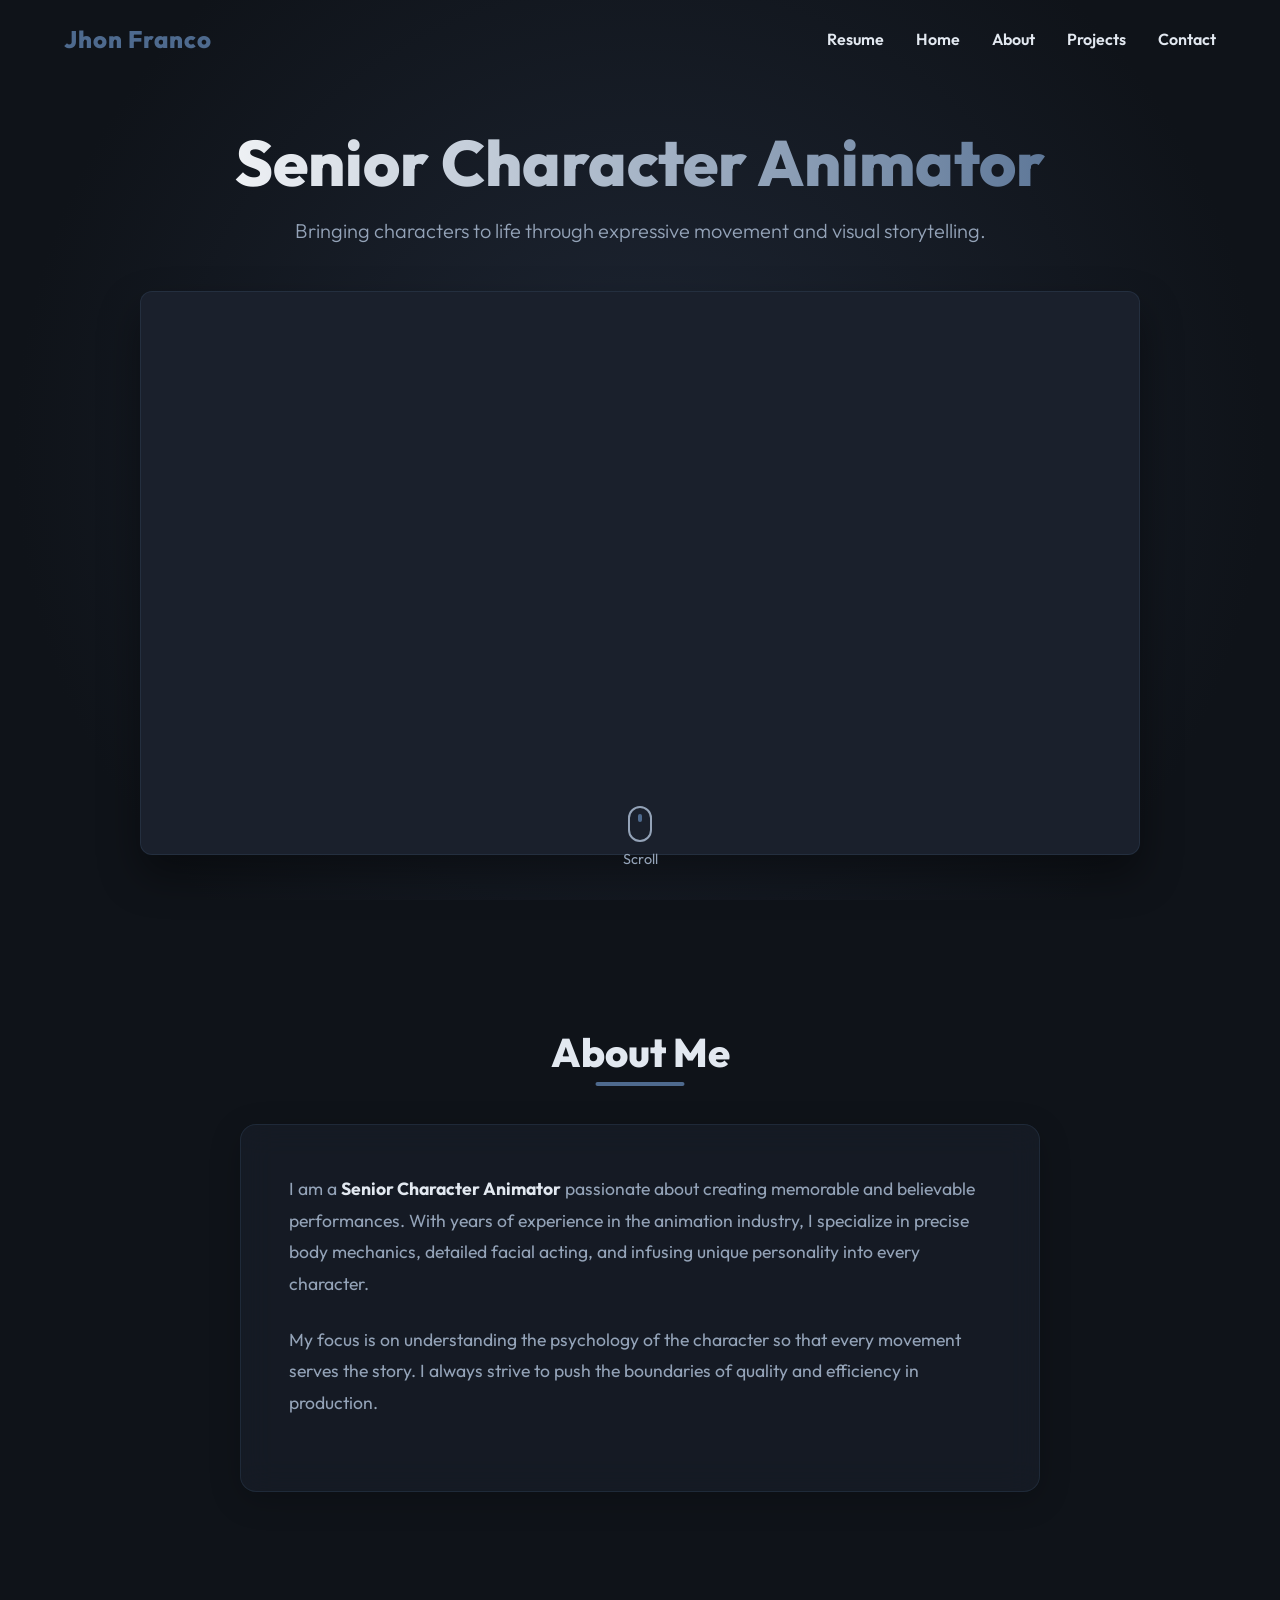
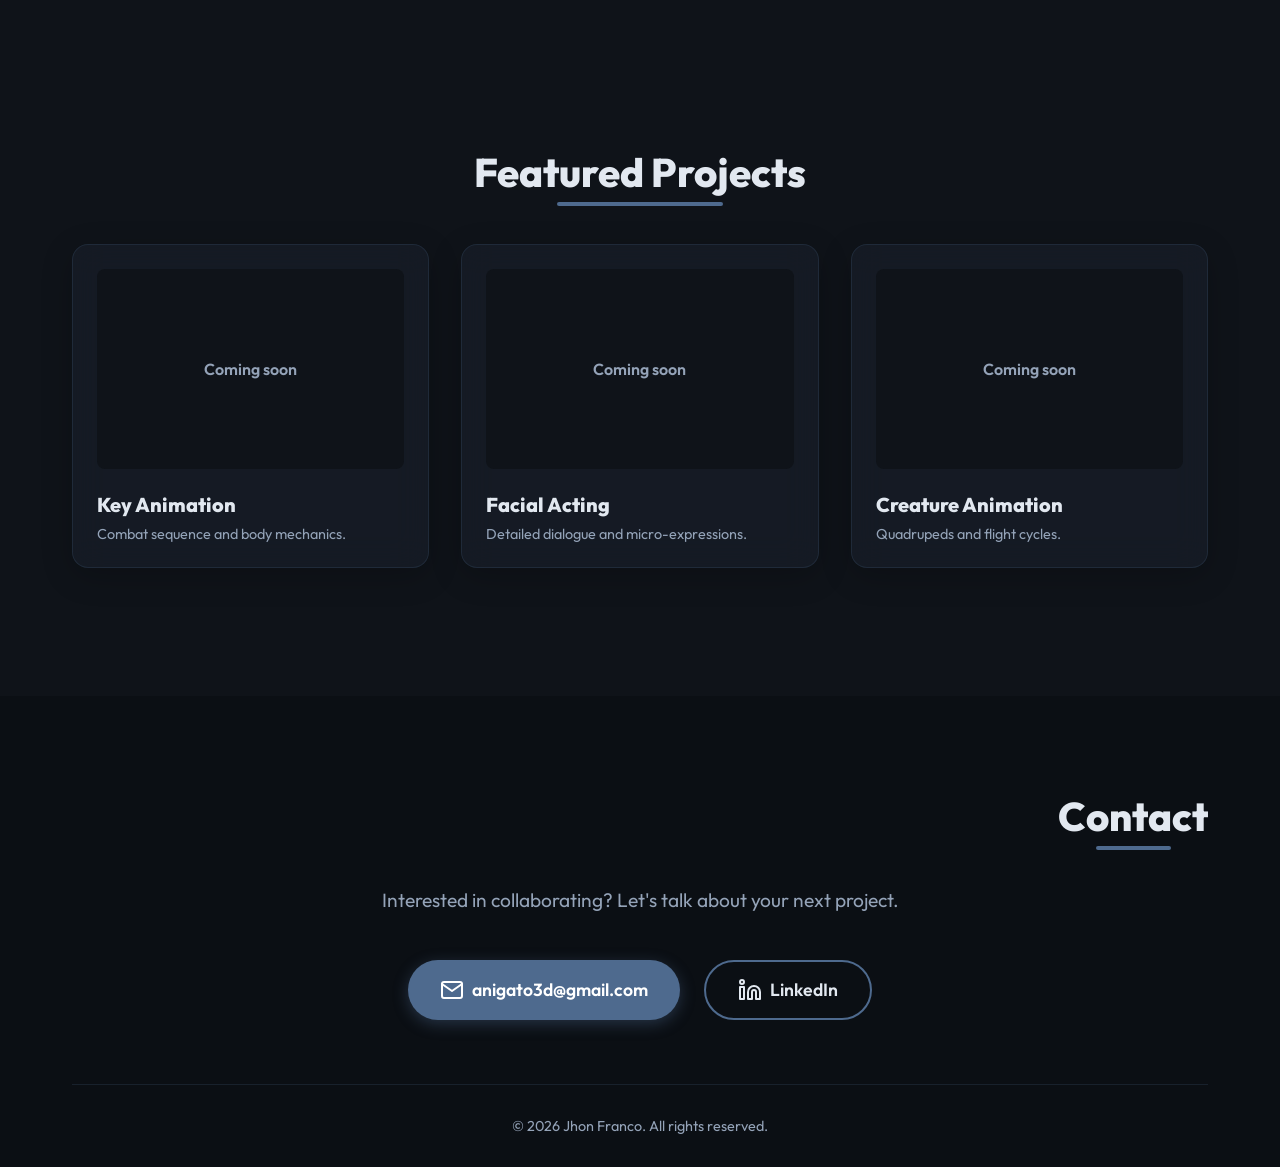
<file: index.html>
<!DOCTYPE html>
<html lang="en">
<head>
    <meta charset="UTF-8">
    <meta name="viewport" content="width=device-width, initial-scale=1.0">
    <title>Jhon Franco | Senior Character Animator</title>
    <meta name="description" content="Portfolio of Jhon Franco, Senior Character Animator. Specialist in 3D character animation.">
    <link rel="preconnect" href="https://fonts.googleapis.com">
    <link rel="preconnect" href="https://fonts.gstatic.com" crossorigin>
    <link href="https://fonts.googleapis.com/css2?family=Outfit:wght@300;400;600;800&display=swap" rel="stylesheet">
    <link rel="stylesheet" href="styles.css">
</head>
<body>
    <nav class="navbar">
        <div class="logo">Jhon Franco</div>
        <ul class="nav-links">
            <li><a href="resume.html">Resume</a></li>
            <li><a href="#hero">Home</a></li>
            <li><a href="#about">About</a></li>
            <li><a href="#projects">Projects</a></li>
            <li><a href="#contact">Contact</a></li>
        </ul>
    </nav>

    <header id="hero" class="hero-section">
        <div class="hero-content">
            <h1 class="fade-in-up">Senior Character Animator</h1>
            <p class="subtitle fade-in-up delay-1">Bringing characters to life through expressive movement and visual storytelling.</p>
            <div class="video-container fade-in-up delay-2">
                <iframe src="https://www.youtube.com/embed/BSFoxY99fmU?autoplay=1&mute=1&loop=1&playlist=BSFoxY99fmU" title="Jhon Franco Showreel" frameborder="0" allow="accelerometer; autoplay; clipboard-write; encrypted-media; gyroscope; picture-in-picture" allowfullscreen></iframe>
            </div>
        </div>
        <div class="scroll-indicator">
            <div class="mouse">
                <div class="wheel"></div>
            </div>
            <div>Scroll</div>
        </div>
    </header>

    <section id="about" class="about-section hidden">
        <div class="container">
            <h2 class="section-title">About Me</h2>
            <div class="about-content glass-panel">
                <p>I am a <strong>Senior Character Animator</strong> passionate about creating memorable and believable performances. With years of experience in the animation industry, I specialize in precise body mechanics, detailed facial acting, and infusing unique personality into every character.</p>
                <p>My focus is on understanding the psychology of the character so that every movement serves the story. I always strive to push the boundaries of quality and efficiency in production.</p>
            </div>
        </div>
    </section>

    <section id="projects" class="projects-section hidden">
        <div class="container">
            <h2 class="section-title">Featured Projects</h2>
            <div class="gallery">
                <div class="gallery-item glass-panel">
                    <div class="img-placeholder">Coming soon</div>
                    <h3>Key Animation</h3>
                    <p>Combat sequence and body mechanics.</p>
                </div>
                <div class="gallery-item glass-panel">
                    <div class="img-placeholder">Coming soon</div>
                    <h3>Facial Acting</h3>
                    <p>Detailed dialogue and micro-expressions.</p>
                </div>
                <div class="gallery-item glass-panel">
                    <div class="img-placeholder">Coming soon</div>
                    <h3>Creature Animation</h3>
                    <p>Quadrupeds and flight cycles.</p>
                </div>
            </div>
        </div>
    </section>

    <footer id="contact" class="footer-section hidden">
        <div class="container">
            <h2 class="section-title">Contact</h2>
            <p class="contact-desc">Interested in collaborating? Let's talk about your next project.</p>
            <div class="contact-links">
                <a href="mailto:anigato3d@gmail.com" class="btn primary-btn">
                    <svg xmlns="http://www.w3.org/2000/svg" width="24" height="24" viewBox="0 0 24 24" fill="none" stroke="currentColor" stroke-width="2" stroke-linecap="round" stroke-linejoin="round"><path d="M4 4h16c1.1 0 2 .9 2 2v12c0 1.1-.9 2-2 2H4c-1.1 0-2-.9-2-2V6c0-1.1.9-2 2-2z"></path><polyline points="22,6 12,13 2,6"></polyline></svg>
                    anigato3d@gmail.com
                </a>
                <a href="https://linkedin.com/in/anigato3d" target="_blank" rel="noopener noreferrer" class="btn secondary-btn">
                    <svg xmlns="http://www.w3.org/2000/svg" width="24" height="24" viewBox="0 0 24 24" fill="none" stroke="currentColor" stroke-width="2" stroke-linecap="round" stroke-linejoin="round"><path d="M16 8a6 6 0 0 1 6 6v7h-4v-7a2 2 0 0 0-2-2 2 2 0 0 0-2 2v7h-4v-7a6 6 0 0 1 6-6z"></path><rect x="2" y="9" width="4" height="12"></rect><circle cx="4" cy="4" r="2"></circle></svg>
                    LinkedIn
                </a>
            </div>
            <div class="copyright">
                &copy; <span id="year"></span> Jhon Franco. All rights reserved.
            </div>
        </div>
    </footer>

    <script src="script.js"></script>
</body>
</html>
</file>
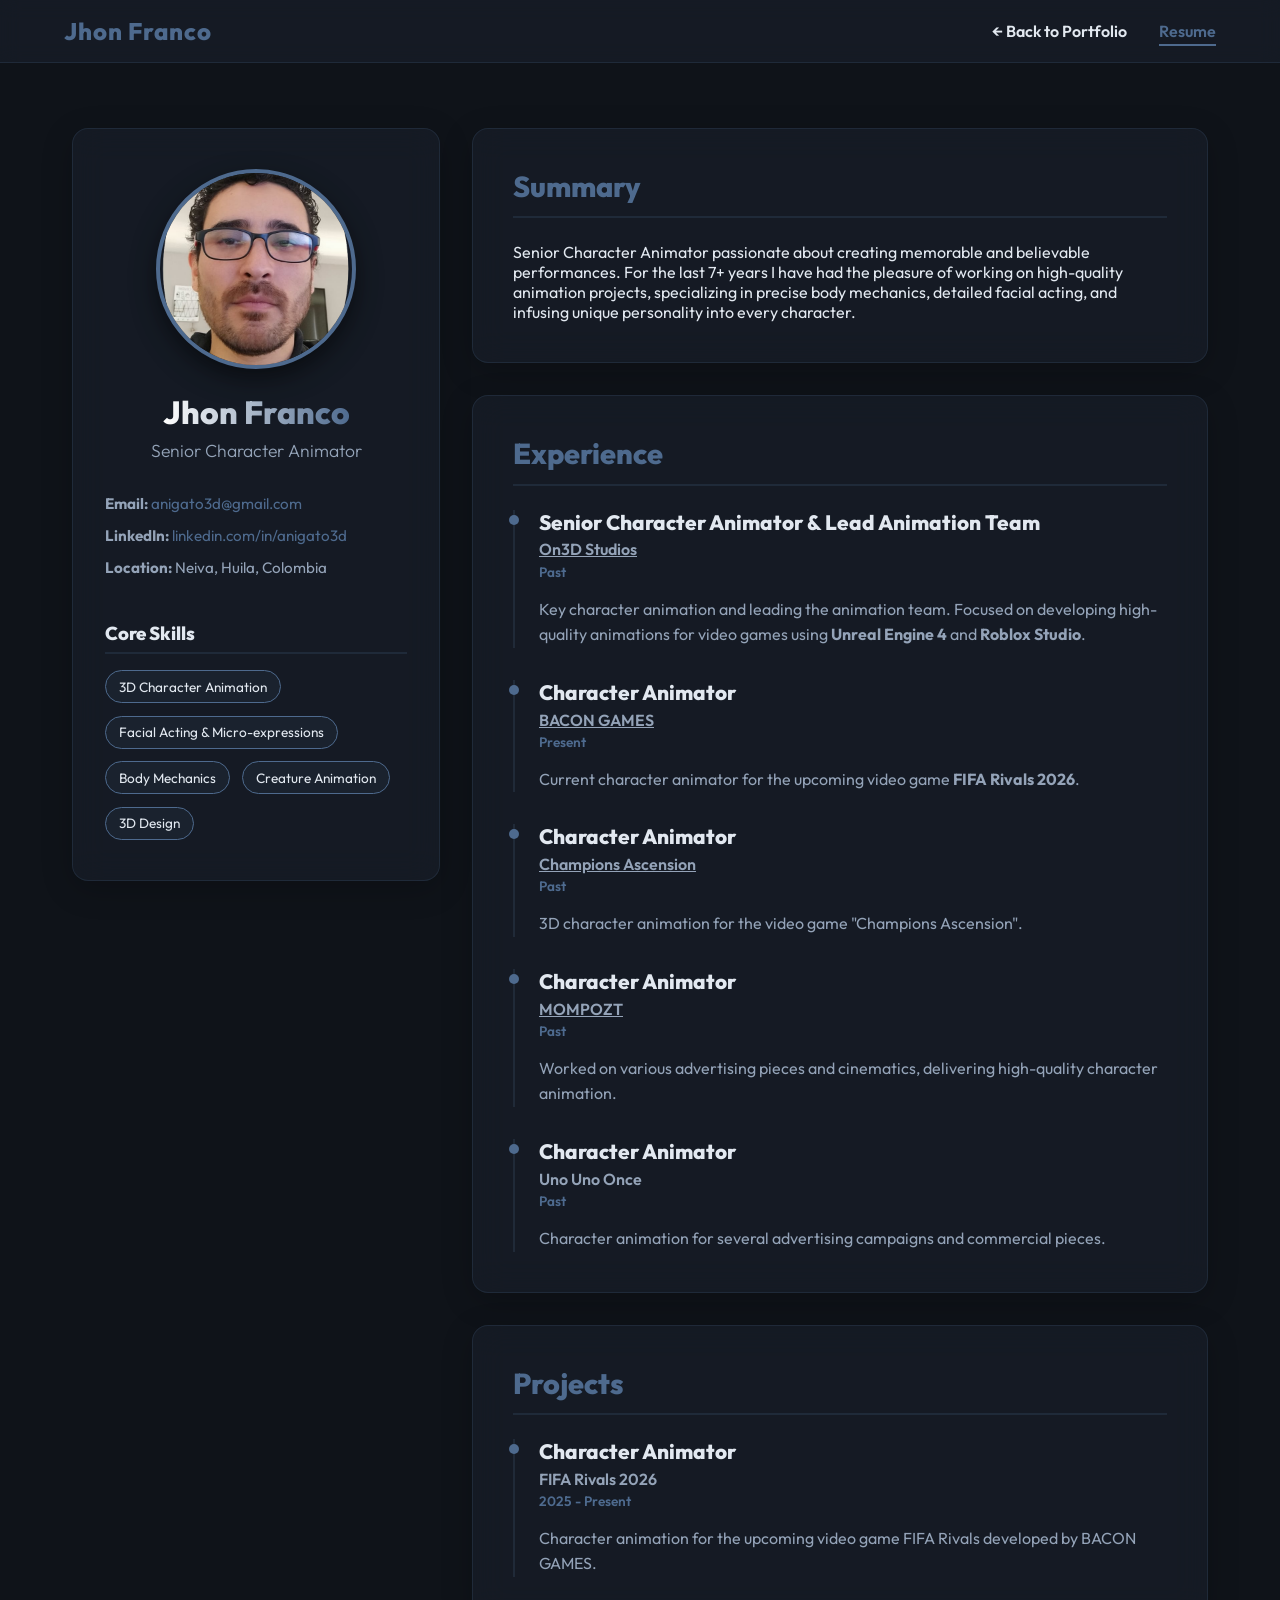
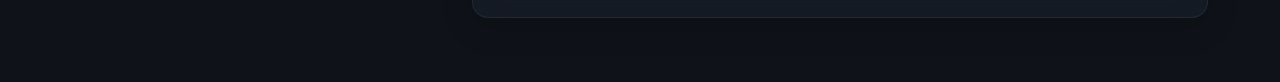
<file: resume.html>
<!DOCTYPE html>
<html lang="en">
<head>
    <meta charset="UTF-8">
    <meta name="viewport" content="width=device-width, initial-scale=1.0">
    <title>Jhon Franco | Resume</title>
    <meta name="description" content="Resume of Jhon Franco, Senior Character Animator.">
    <link rel="preconnect" href="https://fonts.googleapis.com">
    <link rel="preconnect" href="https://fonts.gstatic.com" crossorigin>
    <link href="https://fonts.googleapis.com/css2?family=Outfit:wght@300;400;600;800&display=swap" rel="stylesheet">
    <link rel="stylesheet" href="styles.css">
    <link rel="stylesheet" href="resume.css">
</head>
<body>
    <nav class="navbar scrolled">
        <div class="logo">Jhon Franco</div>
        <ul class="nav-links">
            <li><a href="index.html">← Back to Portfolio</a></li>
            <li><a href="resume.html" class="active">Resume</a></li>
        </ul>
    </nav>

    <div class="resume-container">
        <div class="resume-sidebar glass-panel">
            <div class="profile-img-container">
                <img src="FotoCV.png" alt="Jhon Franco" class="profile-img">
            </div>
            <h2>Jhon Franco</h2>
            <p class="subtitle">Senior Character Animator</p>
            <div class="contact-info">
                <p><strong>Email:</strong> <a href="mailto:anigato3d@gmail.com">anigato3d@gmail.com</a></p>
                <p><strong>LinkedIn:</strong> <a href="https://linkedin.com/in/anigato3d" target="_blank">linkedin.com/in/anigato3d</a></p>
                <p><strong>Location:</strong> Neiva, Huila, Colombia</p>
            </div>
            
            <div class="skills-section">
                <h3>Core Skills</h3>
                <ul class="skills-list">
                    <li>3D Character Animation</li>
                    <li>Facial Acting & Micro-expressions</li>
                    <li>Body Mechanics</li>
                    <li>Creature Animation</li>
                    <li>3D Design</li>
                </ul>
            </div>
        </div>

        <div class="resume-main">
            <section class="resume-section glass-panel fade-in-up">
                <h2>Summary</h2>
                <p>Senior Character Animator passionate about creating memorable and believable performances. For the last 7+ years I have had the pleasure of working on high-quality animation projects, specializing in precise body mechanics, detailed facial acting, and infusing unique personality into every character.</p>
            </section>

            <section class="resume-section glass-panel fade-in-up delay-1">
                <h2>Experience</h2>
                <div class="experience-item">
                    <h3>Senior Character Animator & Lead Animation Team</h3>
                    <p class="company"><a href="https://www.on3d.co/" target="_blank" rel="noopener noreferrer" style="color: inherit; text-decoration: underline;">On3D Studios</a></p>
                    <p class="date">Past</p>
                    <p class="desc">Key character animation and leading the animation team. Focused on developing high-quality animations for video games using <strong>Unreal Engine 4</strong> and <strong>Roblox Studio</strong>.</p>
                </div>

                <div class="experience-item">
                    <h3>Character Animator</h3>
                    <p class="company"><a href="https://bacongames.co/" target="_blank" rel="noopener noreferrer" style="color: inherit; text-decoration: underline;">BACON GAMES</a></p>
                    <p class="date">Present</p>
                    <p class="desc">Current character animator for the upcoming video game <strong>FIFA Rivals 2026</strong>.</p>
                </div>
                
                <div class="experience-item">
                    <h3>Character Animator</h3>
                    <p class="company"><a href="https://store.steampowered.com/app/2525530/Champions_Ascension/?l=spanish" target="_blank" rel="noopener noreferrer" style="color: inherit; text-decoration: underline;">Champions Ascension</a></p>
                    <p class="date">Past</p>
                    <p class="desc">3D character animation for the video game "Champions Ascension".</p>
                </div>

                <div class="experience-item">
                    <h3>Character Animator</h3>
                    <p class="company"><a href="https://mompozt.com/" target="_blank" rel="noopener noreferrer" style="color: inherit; text-decoration: underline;">MOMPOZT</a></p>
                    <p class="date">Past</p>
                    <p class="desc">Worked on various advertising pieces and cinematics, delivering high-quality character animation.</p>
                </div>

                <div class="experience-item">
                    <h3>Character Animator</h3>
                    <p class="company">Uno Uno Once</p>
                    <p class="date">Past</p>
                    <p class="desc">Character animation for several advertising campaigns and commercial pieces.</p>
                </div>
            </section>

            <section class="resume-section glass-panel fade-in-up delay-2">
                <h2>Projects</h2>
                <div class="experience-item">
                    <h3>Character Animator</h3>
                    <p class="company">FIFA Rivals 2026</p>
                    <p class="date">2025 - Present</p>
                    <p class="desc">Character animation for the upcoming video game FIFA Rivals developed by BACON GAMES.</p>
                </div>
            </section>
        </div>
    </div>
</body>
</html>
</file>
<file: styles.css>
:root {
    --bg-dark: #0f1319;
    --bg-surface: #1a202c;
    --primary: #4e6a8e; /* Desaturated Blue */
    --primary-hover: #5d7ca6;
    --text-main: #e2e8f0;
    --text-muted: #94a3b8;
    --glass-bg: rgba(26, 32, 44, 0.6);
    --glass-border: rgba(78, 106, 142, 0.2);
    --transition: all 0.3s ease;
}

* {
    margin: 0;
    padding: 0;
    box-sizing: border-box;
}

html {
    scroll-behavior: smooth;
    font-family: 'Outfit', sans-serif;
    color: var(--text-main);
    background-color: var(--bg-dark);
}

body {
    overflow-x: hidden;
}

/* Typography */
h1, h2, h3 {
    font-weight: 800;
    line-height: 1.2;
}

h1 {
    font-size: clamp(2.5rem, 5vw, 4.5rem);
    background: linear-gradient(to right, #ffffff, var(--primary));
    -webkit-background-clip: text;
    -webkit-text-fill-color: transparent;
    margin-bottom: 1rem;
}

h2.section-title {
    font-size: 2.5rem;
    text-align: center;
    margin-bottom: 3rem;
    position: relative;
    display: inline-block;
    left: 50%;
    transform: translateX(-50%);
}

h2.section-title::after {
    content: '';
    position: absolute;
    bottom: -10px;
    left: 25%;
    width: 50%;
    height: 4px;
    background: var(--primary);
    border-radius: 2px;
}

.subtitle {
    font-size: 1.25rem;
    color: var(--text-muted);
    font-weight: 300;
    margin-bottom: 3rem;
}

.container {
    max-width: 1200px;
    margin: 0 auto;
    padding: 0 2rem;
}

/* Navbar */
.navbar {
    position: fixed;
    top: 0;
    width: 100%;
    padding: 1.5rem 5%;
    display: flex;
    justify-content: space-between;
    align-items: center;
    z-index: 1000;
    background: transparent;
    transition: var(--transition);
}

.navbar.scrolled {
    background: var(--glass-bg);
    backdrop-filter: blur(10px);
    border-bottom: 1px solid var(--glass-border);
    padding: 1rem 5%;
}

.logo {
    font-size: 1.5rem;
    font-weight: 800;
    color: var(--primary);
    letter-spacing: 1px;
}

.nav-links {
    display: flex;
    list-style: none;
    gap: 2rem;
}

.nav-links a {
    text-decoration: none;
    color: var(--text-main);
    font-weight: 600;
    transition: var(--transition);
    position: relative;
}

.nav-links a::after {
    content: '';
    position: absolute;
    bottom: -5px;
    left: 0;
    width: 0%;
    height: 2px;
    background: var(--primary);
    transition: var(--transition);
}

.nav-links a:hover::after {
    width: 100%;
}

.nav-links a:hover {
    color: var(--primary);
}

/* Hero Section */
.hero-section {
    height: 100vh;
    display: flex;
    flex-direction: column;
    justify-content: center;
    align-items: center;
    text-align: center;
    position: relative;
    padding: 0 2rem;
    background: radial-gradient(circle at 50% 50%, #1e2634 0%, var(--bg-dark) 80%);
}

.hero-content {
    width: 100%;
    max-width: 1000px;
    margin-top: 5rem;
}

.video-container {
    position: relative;
    width: 100%;
    padding-bottom: 56.25%; /* 16:9 Aspect Ratio */
    border-radius: 12px;
    overflow: hidden;
    box-shadow: 0 20px 40px rgba(0, 0, 0, 0.4);
    border: 1px solid var(--glass-border);
    background: var(--bg-surface);
}

.video-container iframe {
    position: absolute;
    top: 0;
    left: 0;
    width: 100%;
    height: 100%;
    pointer-events: auto; /* Allow interaction */
}

/* Glass Panel Utility */
.glass-panel {
    background: var(--glass-bg);
    backdrop-filter: blur(16px);
    border: 1px solid var(--glass-border);
    border-radius: 16px;
    padding: 3rem;
    box-shadow: 0 8px 32px rgba(0, 0, 0, 0.2);
}

/* Sections */
section {
    padding: 8rem 0;
}

.about-content {
    max-width: 800px;
    margin: 0 auto;
    font-size: 1.1rem;
    line-height: 1.8;
    color: var(--text-muted);
}

.about-content p {
    margin-bottom: 1.5rem;
}

.about-content strong {
    color: var(--text-main);
}

/* Gallery */
.gallery {
    display: grid;
    grid-template-columns: repeat(auto-fit, minmax(300px, 1fr));
    gap: 2rem;
}

.gallery-item {
    padding: 1.5rem;
    transition: transform 0.3s cubic-bezier(0.175, 0.885, 0.32, 1.275);
    cursor: pointer;
}

.gallery-item:hover {
    transform: translateY(-10px);
    border-color: var(--primary);
}

.img-placeholder {
    width: 100%;
    height: 200px;
    background: var(--bg-dark);
    border-radius: 8px;
    display: flex;
    align-items: center;
    justify-content: center;
    color: var(--text-muted);
    margin-bottom: 1.5rem;
    font-weight: 600;
}

.gallery-item h3 {
    margin-bottom: 0.5rem;
    font-size: 1.25rem;
}

.gallery-item p {
    color: var(--text-muted);
    font-size: 0.9rem;
}

/* Footer / Contact */
.footer-section {
    background: #0b0f14;
    padding: 6rem 0 2rem;
    text-align: center;
}

.contact-desc {
    color: var(--text-muted);
    margin-bottom: 3rem;
    font-size: 1.2rem;
}

.contact-links {
    display: flex;
    justify-content: center;
    gap: 1.5rem;
    flex-wrap: wrap;
    margin-bottom: 4rem;
}

.btn {
    display: inline-flex;
    align-items: center;
    gap: 0.5rem;
    padding: 1rem 2rem;
    border-radius: 50px;
    font-weight: 600;
    text-decoration: none;
    transition: var(--transition);
    font-size: 1.1rem;
}

.primary-btn {
    background: var(--primary);
    color: white;
    box-shadow: 0 4px 15px rgba(78, 106, 142, 0.4);
}

.primary-btn:hover {
    background: var(--primary-hover);
    transform: translateY(-3px);
    box-shadow: 0 6px 20px rgba(78, 106, 142, 0.6);
}

.secondary-btn {
    background: transparent;
    color: var(--text-main);
    border: 2px solid var(--primary);
}

.secondary-btn:hover {
    background: rgba(78, 106, 142, 0.1);
    transform: translateY(-3px);
}

.copyright {
    color: var(--text-muted);
    font-size: 0.9rem;
    border-top: 1px solid var(--glass-border);
    padding-top: 2rem;
}

/* Animations */
.fade-in-up {
    opacity: 0;
    transform: translateY(30px);
    animation: fadeInUp 0.8s ease forwards;
}

.delay-1 { animation-delay: 0.2s; }
.delay-2 { animation-delay: 0.4s; }

@keyframes fadeInUp {
    to {
        opacity: 1;
        transform: translateY(0);
    }
}

.scroll-indicator {
    position: absolute;
    bottom: 2rem;
    display: flex;
    flex-direction: column;
    align-items: center;
    gap: 0.5rem;
    color: var(--text-muted);
    font-size: 0.9rem;
    animation: bounce 2s infinite;
}

.mouse {
    width: 24px;
    height: 36px;
    border: 2px solid var(--text-muted);
    border-radius: 12px;
    position: relative;
}

.wheel {
    width: 4px;
    height: 8px;
    background: var(--primary);
    border-radius: 2px;
    position: absolute;
    top: 6px;
    left: 50%;
    transform: translateX(-50%);
    animation: scroll 1.5s infinite;
}

@keyframes bounce {
    0%, 20%, 50%, 80%, 100% { transform: translateY(0); }
    40% { transform: translateY(-10px); }
    60% { transform: translateY(-5px); }
}

@keyframes scroll {
    0% { top: 6px; opacity: 1; }
    100% { top: 16px; opacity: 0; }
}

/* Scroll Animation Classes */
.hidden {
    opacity: 0;
    transform: translateY(50px);
    transition: opacity 0.8s ease, transform 0.8s ease;
}

.show {
    opacity: 1;
    transform: translateY(0);
}

/* Responsive */
@media (max-width: 768px) {
    h1 { font-size: 2.5rem; }
    .nav-links { display: none; } /* Simple mobile approach: hide links or add hamburger later */
    .hero-content { margin-top: 3rem; }
    .glass-panel { padding: 1.5rem; }
}
</file>
<file: resume.css>
.resume-container {
    max-width: 1200px;
    margin: 8rem auto 4rem;
    padding: 0 2rem;
    display: grid;
    grid-template-columns: 1fr 2fr;
    gap: 2rem;
}

.resume-sidebar {
    padding: 2.5rem 2rem;
    display: flex;
    flex-direction: column;
    align-items: center;
    text-align: center;
    position: sticky;
    top: 8rem;
    height: fit-content;
}

.profile-img-container {
    width: 200px;
    height: 200px;
    border-radius: 50%;
    overflow: hidden;
    border: 4px solid var(--primary);
    margin-bottom: 1.5rem;
    box-shadow: 0 10px 25px rgba(0, 0, 0, 0.5);
}

.profile-img {
    width: 100%;
    height: 100%;
    object-fit: cover;
}

.resume-sidebar h2 {
    font-size: 2rem;
    margin-bottom: 0.5rem;
    background: linear-gradient(to right, #ffffff, var(--primary));
    -webkit-background-clip: text;
    -webkit-text-fill-color: transparent;
}

.resume-sidebar .subtitle {
    margin-bottom: 2rem;
    font-size: 1.1rem;
    color: var(--text-muted);
}

.contact-info {
    text-align: left;
    width: 100%;
    margin-bottom: 2rem;
    font-size: 0.95rem;
    color: var(--text-muted);
}

.contact-info p {
    margin-bottom: 0.8rem;
}

.contact-info a {
    color: var(--primary);
    text-decoration: none;
    transition: var(--transition);
}

.contact-info a:hover {
    color: var(--primary-hover);
    text-decoration: underline;
}

.skills-section {
    width: 100%;
    text-align: left;
}

.skills-section h3 {
    margin-bottom: 1rem;
    color: var(--text-main);
    border-bottom: 2px solid var(--glass-border);
    padding-bottom: 0.5rem;
}

.skills-list {
    list-style: none;
    display: flex;
    flex-wrap: wrap;
    gap: 0.8rem;
}

.skills-list li {
    background: rgba(78, 106, 142, 0.1);
    border: 1px solid var(--primary);
    padding: 0.4rem 0.8rem;
    border-radius: 20px;
    font-size: 0.85rem;
    color: var(--text-main);
}

.resume-main {
    display: flex;
    flex-direction: column;
    gap: 2rem;
}

.resume-section {
    padding: 2.5rem;
}

.resume-section h2 {
    font-size: 1.8rem;
    margin-bottom: 1.5rem;
    color: var(--primary);
    border-bottom: 2px solid var(--glass-border);
    padding-bottom: 0.8rem;
}

.experience-item {
    margin-bottom: 2rem;
    position: relative;
    padding-left: 1.5rem;
    border-left: 2px solid var(--glass-border);
    transition: var(--transition);
}

.experience-item:hover {
    border-left-color: var(--primary);
}

.experience-item::before {
    content: '';
    position: absolute;
    left: -6px;
    top: 5px;
    width: 10px;
    height: 10px;
    border-radius: 50%;
    background: var(--primary);
}

.experience-item:last-child {
    margin-bottom: 0;
}

.experience-item h3 {
    font-size: 1.3rem;
    color: var(--text-main);
    margin-bottom: 0.3rem;
}

.company {
    font-weight: 600;
    color: var(--text-muted);
    margin-bottom: 0.2rem;
}

.date {
    font-size: 0.85rem;
    color: var(--primary);
    margin-bottom: 1rem;
    font-weight: 600;
}

.desc {
    color: var(--text-muted);
    line-height: 1.6;
}

.navbar .active {
    color: var(--primary);
}
.navbar .active::after {
    width: 100%;
}

@media (max-width: 900px) {
    .resume-container {
        grid-template-columns: 1fr;
    }
    .resume-sidebar {
        position: static;
    }
}
</file>
